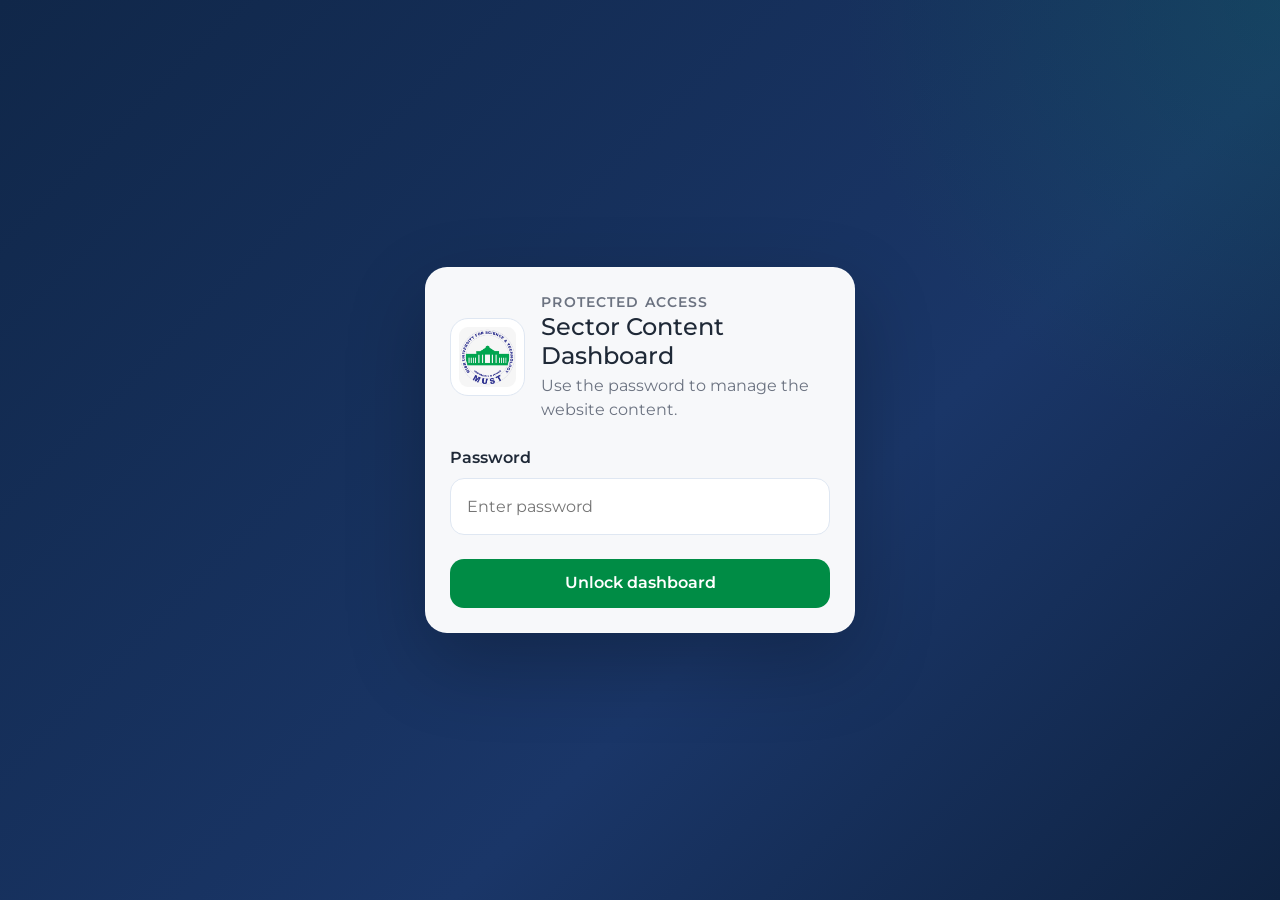
<file: admin-dashboard/admin-dashboard.html>
<!DOCTYPE html>
<html lang="en">
<head>
  <meta charset="UTF-8">
  <meta name="viewport" content="width=device-width, initial-scale=1.0">
  <title>Environmental and Community Service Sector Dashboard</title>
  <link rel="preconnect" href="https://fonts.googleapis.com">
  <link rel="preconnect" href="https://fonts.gstatic.com" crossorigin>
  <link href="https://fonts.googleapis.com/css2?family=Montserrat:wght@400;500;600;700;800&display=swap" rel="stylesheet">
  <link href="https://cdn.jsdelivr.net/npm/bootstrap@5.3.2/dist/css/bootstrap.min.css" rel="stylesheet">
  <link href="https://cdn.jsdelivr.net/npm/bootstrap-icons@1.11.1/font/bootstrap-icons.css" rel="stylesheet">
  <style>
    :root {
      --must-primary: #1A3668;
      --must-secondary: #008C45;
      --must-bg: #f3f6fb;
      --must-card: #ffffff;
      --must-border: #dfe7f2;
      --must-muted: #6b7280;
      --must-shadow: 0 18px 40px rgba(26,54,104,.08);
      --must-soft: #eef4fb;
    }
    * { box-sizing: border-box; }
    body { margin: 0; font-family: 'Montserrat', system-ui, sans-serif; background: linear-gradient(180deg, #f7faff 0%, #eef3fa 100%); color: #1f2937; }
    .auth-screen { position: fixed; inset: 0; display: flex; align-items: center; justify-content: center; padding: 1.5rem; background: radial-gradient(circle at top right, rgba(0,140,69,.16), transparent 28%), linear-gradient(135deg, #102749 0%, #1A3668 62%, #0f2342 100%); z-index: 1000; }
    .auth-screen.hidden { display: none; }
    .auth-card { width: min(100%, 430px); background: rgba(255,255,255,.97); border-radius: 22px; padding: 1.5rem; box-shadow: 0 30px 80px rgba(0,0,0,.24); border: 1px solid rgba(255,255,255,.25); }
    .auth-logo { width: 78px; height: 78px; object-fit: contain; background: #fff; border-radius: 18px; padding: 8px; border: 1px solid var(--must-border); }
    .auth-input { width: 100%; padding: .95rem 1rem; border-radius: 14px; border: 1px solid var(--must-border); outline: none; }
    .auth-input:focus { border-color: var(--must-primary); box-shadow: 0 0 0 4px rgba(26,54,104,.08); }
    .auth-error { display: none; color: #b42318; background: #fef3f2; border: 1px solid #fecdca; border-radius: 14px; padding: .8rem .9rem; font-size: .92rem; }
    .layout { display: none; min-height: 100vh; }
    .sidebar { position: fixed; inset: 0 auto 0 0; width: 282px; background: linear-gradient(180deg, #17305c 0%, #1A3668 58%, #102749 100%); color: #fff; padding: 1.25rem; box-shadow: var(--must-shadow); overflow-y: auto; }
    .brand { display: flex; gap: .9rem; align-items: center; padding-bottom: 1rem; margin-bottom: 1rem; border-bottom: 1px solid rgba(255,255,255,.12); }
    .brand img { width: 58px; height: 58px; object-fit: contain; background: #fff; border-radius: 16px; padding: 6px; }
    .brand h1 { font-size: 1rem; margin: 0; line-height: 1.25; }
    .brand p { margin: .2rem 0 0; font-size: .84rem; color: rgba(255,255,255,.74); }
    .nav-label { font-size: .72rem; text-transform: uppercase; letter-spacing: .08em; color: rgba(255,255,255,.55); margin: 1.15rem 0 .55rem; }
    .nav-item-custom { display: flex; align-items: center; gap: .75rem; padding: .8rem .9rem; border-radius: 14px; color: rgba(255,255,255,.88); text-decoration: none; margin-bottom: .35rem; }
    .nav-item-custom.active, .nav-item-custom:hover { background: rgba(255,255,255,.12); color: #fff; }
    .sidebar-note { margin-top: 1.2rem; background: rgba(255,255,255,.08); border-radius: 20px; padding: 1rem; border: 1px solid rgba(255,255,255,.09); }
    .main { margin-left: 282px; padding: 1.3rem; }
    .topbar { position: sticky; top: 1rem; z-index: 20; display: flex; justify-content: space-between; gap: 1rem; align-items: center; padding: 1rem 1.2rem; background: rgba(255,255,255,.92); border-radius: 22px; border: 1px solid var(--must-border); box-shadow: var(--must-shadow); backdrop-filter: blur(12px); margin-bottom: 1.2rem; }
    .panel { background: var(--must-card); border: 1px solid var(--must-border); border-radius: 18px; box-shadow: var(--must-shadow); padding: 1.2rem; height: 100%; }
    .hero-panel { background: linear-gradient(135deg, rgba(26,54,104,1) 0%, rgba(26,54,104,.93) 60%, rgba(0,140,69,.9) 100%); color: #fff; position: relative; overflow: hidden; }
    .hero-panel::after { content: ''; position: absolute; right: -72px; top: -92px; width: 260px; height: 260px; border-radius: 50%; background: rgba(255,255,255,.08); }
    .hero-panel p, .hero-panel .small-soft { color: rgba(255,255,255,.82); }
    .metric { border: 1px solid var(--must-border); border-radius: 16px; padding: 1rem; background: linear-gradient(180deg, #fff, #fbfdff); }
    .metric .icon { width: 50px; height: 50px; display: inline-flex; align-items: center; justify-content: center; border-radius: 16px; background: rgba(26,54,104,.08); color: var(--must-primary); font-size: 1.3rem; }
    .metric h3 { font-size: 1.9rem; margin: .75rem 0 .2rem; }
    .muted { color: var(--must-muted); }
    .status-pill { display: inline-flex; align-items: center; gap: .45rem; padding: .45rem .82rem; border-radius: 999px; font-weight: 600; font-size: .84rem; border: 1px solid transparent; }
    .status-pill.good { background: #e7f5ec; color: #0f7a3f; border-color: #cde9d7; }
    .status-pill.warn { background: #fff4df; color: #b7791f; border-color: #f3dfb5; }
    .section-title { font-size: 1.05rem; font-weight: 700; margin-bottom: .85rem; }
    .btn-must { background: var(--must-secondary); color: #fff; border: 0; border-radius: 14px; padding: .8rem 1rem; font-weight: 600; }
    .btn-must:hover { background: #05753c; color: #fff; }
    .btn-soft { background: var(--must-soft); color: var(--must-primary); border: 1px solid var(--must-border); border-radius: 14px; padding: .8rem 1rem; font-weight: 600; }
    .grid-two { display: grid; grid-template-columns: minmax(330px, 430px) minmax(0, 1fr); gap: 1.2rem; align-items: start; }
    .editor-card { border: 1px solid var(--must-border); border-radius: 18px; background: linear-gradient(180deg, #fff, #fbfdff); overflow: hidden; }
    .editor-header { padding: 1rem 1.1rem; border-bottom: 1px solid #eef3f8; }
    .editor-body { padding: 1.1rem; }
    .manager-form .form-control, .manager-form textarea { border-radius: 14px; border: 1px solid var(--must-border); padding: .8rem .95rem; }
    .manager-form .form-control:focus, .manager-form textarea:focus { border-color: var(--must-primary); box-shadow: 0 0 0 4px rgba(26,54,104,.08); }
    .stats-row { display: grid; grid-template-columns: repeat(3, minmax(0,1fr)); gap: .85rem; margin-bottom: 1rem; }
    .mini-stat { border: 1px solid var(--must-border); border-radius: 18px; padding: .95rem 1rem; background: #fff; }
    .mini-stat strong { display: block; color: var(--must-primary); font-size: 1.15rem; }
    .item-grid { display: grid; grid-template-columns: repeat(2, minmax(0, 1fr)); gap: 1rem; }
    .content-card { border: 1px solid var(--must-border); border-radius: 22px; padding: 1rem; background: linear-gradient(180deg, #fff, #fbfdff); height: 100%; }
    .content-card .summary { color: var(--must-muted); font-size: .93rem; line-height: 1.55; min-height: 66px; }
    .content-card .card-foot { display: flex; justify-content: space-between; align-items: center; gap: .6rem; border-top: 1px solid #eef3f8; padding-top: .85rem; margin-top: .9rem; }
    .date-box { width: 62px; min-width: 62px; border-radius: 18px; background: #edf3fb; color: var(--must-primary); text-align: center; padding: .55rem .25rem; font-weight: 700; }
    .empty-state { border: 1px dashed var(--must-border); border-radius: 18px; padding: 2rem 1rem; text-align: center; color: var(--must-muted); background: #fbfdff; grid-column: 1 / -1; }
    .sticky-box { position: sticky; top: 6.3rem; }
    .toolbar { display: flex; justify-content: space-between; align-items: center; gap: .8rem; flex-wrap: wrap; margin-bottom: .9rem; }
    .helper { background: #f8fbff; border: 1px dashed var(--must-border); color: var(--must-muted); border-radius: 18px; padding: .95rem 1rem; }
    @media (max-width: 1199.98px) { .grid-two { grid-template-columns: 1fr; } .sticky-box { position: static; } }
    @media (max-width: 991.98px) { .sidebar { position: static; width: 100%; border-radius: 0 0 24px 24px; } .main { margin-left: 0; } .topbar { position: static; } .stats-row, .item-grid { grid-template-columns: 1fr; } }
  </style>
</head>
<body>
  <div class="auth-screen" id="authScreen">
    <div class="auth-card">
      <div class="d-flex align-items-center gap-3 mb-4">
        <img src="assets/logo.jpg" alt="MUST logo" class="auth-logo">
        <div>
          <div class="text-uppercase small fw-semibold" style="letter-spacing:.08em;color:#6b7280;">Protected access</div>
          <h2 class="h4 mb-1">Sector Content Dashboard</h2>
          <p class="mb-0 muted">Use the password to manage the website content.</p>
        </div>
      </div>
      <form id="loginForm">
        <label for="passwordInput" class="form-label fw-semibold">Password</label>
        <input id="passwordInput" class="auth-input" type="password" placeholder="Enter password" autocomplete="current-password">
        <div id="authError" class="auth-error mt-3">Incorrect password. Try again.</div>
        <div class="d-grid mt-4"><button class="btn btn-must" type="submit">Unlock dashboard</button></div>
      </form>
    </div>
  </div>

  <div class="layout" id="dashboardLayout">
    <aside class="sidebar">
      <div class="brand">
        <img src="assets/logo.jpg" alt="MUST logo">
        <div>
          <h1>Misr University for Science and Technology</h1>
          <p>Environmental and Community Service Sector</p>
        </div>
      </div>
      <div class="nav-label">Main</div>
      <a class="nav-item-custom active" href="#overview"><i class="bi bi-grid-1x2-fill"></i> Overview</a>
      <a class="nav-item-custom" href="#newsManager"><i class="bi bi-newspaper"></i> News manager</a>
      <a class="nav-item-custom" href="#eventsManager"><i class="bi bi-calendar2-event-fill"></i> Events manager</a>
      <a class="nav-item-custom" href="/website/index.html" target="_blank"><i class="bi bi-box-arrow-up-right"></i> Open website</a>
      <div class="nav-label">Usage</div>
      <a class="nav-item-custom" href="#howTo"><i class="bi bi-info-circle-fill"></i> How it works</a>
      <div class="sidebar-note">
        <div class="d-flex justify-content-between align-items-center mb-2">
          <strong>Connected file</strong>
          <span class="status-pill warn" id="connectionBadge"><i class="bi bi-wifi-off"></i> Checking</span>
        </div>
        <div class="small text-white-50" id="fileLabel">website/index.html</div>
        <div class="small text-white-50 mt-2">All publish actions update the real website file inside this package so the dashboard stays aligned with the site design.</div>
      </div>
    </aside>

    <main class="main">
      <div class="topbar">
        <div>
          <div class="muted small">Environmental and Community Service Sector</div>
          <h2 class="h4 mb-0">Manage Sector News and Events</h2>
        </div>
        <div class="d-flex align-items-center gap-2 flex-wrap justify-content-end">
          <span class="status-pill warn" id="saveState"><i class="bi bi-hourglass-split"></i> Loading</span>
          <button class="btn btn-soft" id="refreshBtn"><i class="bi bi-arrow-clockwise me-1"></i> Reload</button>
          <button class="btn btn-soft" id="openWebsiteBtn"><i class="bi bi-box-arrow-up-right me-1"></i> View site</button>
          <button class="btn btn-must" id="publishBtn"><i class="bi bi-cloud-upload me-1"></i> Publish changes</button>
          <button class="btn btn-soft" id="logoutBtn"><i class="bi bi-box-arrow-right me-1"></i> Logout</button>
        </div>
      </div>

      <div class="row g-4" id="overview">
        <div class="col-12 col-xxl-8">
          <section class="panel hero-panel">
            <div class="row align-items-center g-4 position-relative">
              <div class="col-lg-8">
                <div class="small-soft">Website dashboard</div>
                <h3 class="display-6 fw-bold mt-2">Edit the website content in the same MUST visual style</h3>
                <p class="mt-3 mb-4">This version is connected to <strong>website/index.html</strong>. Manage the exact news and events blocks used on the sector website, then publish to update the live cards on the website package.</p>
                <div class="d-flex gap-2 flex-wrap">
                  <a href="#newsManager" class="btn btn-light text-primary fw-semibold px-4">Manage news</a>
                  <a href="#eventsManager" class="btn btn-outline-light fw-semibold px-4">Manage events</a>
                </div>
              </div>
              <div class="col-lg-4">
                <div class="panel border-0 h-100" style="background: rgba(255,255,255,.12); color:#fff;">
                  <div class="small text-white-50">Target file</div>
                  <div class="h5 mt-2 mb-1">website/index.html</div>
                  <div class="small text-white-50 mb-3">Dashboard updates only the managed News and Upcoming Events blocks.</div>
                  <div class="helper" style="background: rgba(255,255,255,.12); border-color: rgba(255,255,255,.14); color: rgba(255,255,255,.82);">Run <strong>python server.py</strong>, open this dashboard, then click publish after making changes.</div>
                </div>
              </div>
            </div>
          </section>
        </div>
        <div class="col-12 col-xxl-4">
          <section class="panel h-100" id="howTo">
            <div class="section-title">How it works</div>
            <div class="helper mb-3">1. Start the local server.<br>2. Open the dashboard.<br>3. Add or remove items.<br>4. Publish changes.<br>5. Refresh the website page to see the update.</div>
            <div class="helper">If the dashboard shows a connection error, make sure you opened it from <strong>http://127.0.0.1:8000</strong> and not by double-clicking the HTML file.</div>
          </section>
        </div>
        <div class="col-sm-6 col-xl-3"><section class="metric"><div class="icon"><i class="bi bi-newspaper"></i></div><h3 id="newsCount">0</h3><div class="fw-semibold">News items</div><div class="muted small">Shown on index.html</div></section></div>
        <div class="col-sm-6 col-xl-3"><section class="metric"><div class="icon"><i class="bi bi-calendar-week"></i></div><h3 id="eventsCount">0</h3><div class="fw-semibold">Upcoming events</div><div class="muted small">Shown on index.html</div></section></div>
        <div class="col-sm-6 col-xl-3"><section class="metric"><div class="icon"><i class="bi bi-check2-square"></i></div><h3 id="dirtyCount">0</h3><div class="fw-semibold">Unsaved changes</div><div class="muted small">Publish when ready</div></section></div>
        <div class="col-sm-6 col-xl-3"><section class="metric"><div class="icon"><i class="bi bi-file-earmark-text"></i></div><h3>1</h3><div class="fw-semibold">Managed file</div><div class="muted small">website/index.html</div></section></div>

        <div class="col-12" id="newsManager">
          <section class="panel">
            <div class="toolbar">
              <div>
                <div class="section-title mb-1">News Manager</div>
                <div class="muted small">Add or remove cards that appear in the Related News section of index.html.</div>
              </div>
              <span class="status-pill good"><i class="bi bi-link-45deg"></i> Styled for website news</span>
            </div>
            <div class="stats-row">
              <div class="mini-stat"><span class="muted small">Visible cards</span><strong id="newsMiniCount">0</strong><span class="muted small">news cards on the website</span></div>
              <div class="mini-stat"><span class="muted small">Card style</span><strong>Date badge</strong><span class="muted small">matches the current homepage design</span></div>
              <div class="mini-stat"><span class="muted small">Publish target</span><strong>index.html</strong><span class="muted small">saved directly by the local server</span></div>
            </div>
            <div class="grid-two">
              <div class="sticky-box">
                <div class="editor-card">
                  <div class="editor-header"><h3 class="h5 mb-1">Manage news item</h3><div class="muted small">Create a new card for the Related News section.</div></div>
                  <div class="editor-body">
                    <form id="newsForm" class="manager-form">
                      <div class="mb-3">
                          <label class="form-label fw-semibold">Badge text</label>
                          <input id="newsBadge" class="form-control" placeholder="Example: 9 March 2026" required>
                      </div>
                      <div class="mb-3">
                          <label class="form-label fw-semibold">News title</label>
                          <input id="newsTitle" class="form-control" placeholder="Enter the news title" required>
                      </div>
                      <div class="mb-3">
                          <label class="form-label fw-semibold">Image URL / Path</label>
                          <input id="newsImageUrl" class="form-control" placeholder="images/awards2.jpg">
                      </div>
                      <div class="row g-3">
                        <div class="col-md-6">
                            <label class="form-label fw-semibold">Link text</label>
                            <input id="newsLinkText" class="form-control" value="Read more">
                        </div>
                        <div class="col-md-6">
                            <label class="form-label fw-semibold">Link URL</label>
                            <input id="newsLinkUrl" class="form-control" value="#">
                        </div>
                      </div>
                      <div class="d-flex gap-2 flex-wrap mt-4">
                        <button class="btn btn-must flex-grow-1" type="submit">Manage news</button>
                        <button class="btn btn-soft" type="reset">Clear</button>
                      </div>
                    </form>
                  </div>
                </div>
              </div>
              <div>
                <div class="editor-card">
                  <div class="editor-header"><div class="toolbar mb-0"><div><h3 class="h5 mb-1">Current news cards</h3><div class="muted small">Remove any item you no longer want to show on the homepage.</div></div><button class="btn btn-soft btn-sm" id="reloadNewsBtn" type="button">Reload from file</button></div></div>
                  <div class="editor-body"><div id="newsList" class="item-grid"></div></div>
                </div>
              </div>
            </div>
          </section>
        </div>

        <div class="col-12" id="eventsManager">
          <section class="panel">
            <div class="toolbar">
              <div>
                <div class="section-title mb-1">Upcoming Events Manager</div>
                <div class="muted small">Manage the event cards shown in the Upcoming Events section of index.html.</div>
              </div>
              <span class="status-pill good"><i class="bi bi-calendar-check"></i> Styled for website events</span>
            </div>
            <div class="stats-row">
              <div class="mini-stat"><span class="muted small">Visible events</span><strong id="eventsMiniCount">0</strong><span class="muted small">event cards on the website</span></div>
              <div class="mini-stat"><span class="muted small">Layout style</span><strong>Date panel</strong><span class="muted small">same style as current event cards</span></div>
              <div class="mini-stat"><span class="muted small">Publishing</span><strong>Manual save</strong><span class="muted small">click Publish changes when finished</span></div>
            </div>
            <div class="grid-two">
              <div class="sticky-box">
                <div class="editor-card">
                  <div class="editor-header"><h3 class="h5 mb-1">Manage events</h3><div class="muted small">Create a new Upcoming Events card.</div></div>
                  <div class="editor-body">
                    <form id="eventForm" class="manager-form">
                      <div class="row g-3 mb-3">
                        <div class="col-md-4"><label class="form-label fw-semibold">Day</label><input id="eventDay" class="form-control" placeholder="15" required></div>
                        <div class="col-md-8"><label class="form-label fw-semibold">Month / year</label><input id="eventMonthYear" class="form-control" placeholder="Mar 2026" required></div>
                      </div>
                      <div class="mb-3"><label class="form-label fw-semibold">Event title</label><input id="eventTitle" class="form-control" placeholder="Enter the event title" required></div>
                      <div class="mb-3"><label class="form-label fw-semibold">Image URL / Path</label><input id="eventImageUrl" class="form-control" placeholder="images/photo.jpg"></div>
                      <div class="mb-3"><label class="form-label fw-semibold">Summary</label><textarea id="eventSummary" class="form-control" rows="5" placeholder="Short event description" required></textarea></div>
                      
                      <div class="row g-3 mb-3">
                        <div class="col-md-6">
                            <label class="form-label fw-semibold">Link text</label>
                            <input id="eventLinkText" class="form-control" value="Register Now">
                        </div>
                        <div class="col-md-6">
                            <label class="form-label fw-semibold">Link URL</label>
                            <input id="eventLinkUrl" class="form-control" value="#">
                        </div>
                      </div>

                      <div class="d-flex gap-2 flex-wrap mt-4">
                        <button class="btn btn-must flex-grow-1" type="submit">Manage events</button>
                        <button class="btn btn-soft" type="reset">Clear</button>
                      </div>
                    </form>
                  </div>
                </div>
              </div>
              <div>
                <div class="editor-card">
                  <div class="editor-header"><div class="toolbar mb-0"><div><h3 class="h5 mb-1">Current event cards</h3><div class="muted small">Remove any event you no longer want on the homepage.</div></div><button class="btn btn-soft btn-sm" id="reloadEventsBtn" type="button">Reload from file</button></div></div>
                  <div class="editor-body"><div id="eventsList" class="item-grid"></div></div>
                </div>
              </div>
            </div>
          </section>
        </div>
      </div>
    </main>
  </div>

  <script src="https://cdn.jsdelivr.net/npm/bootstrap@5.3.2/dist/js/bootstrap.bundle.min.js"></script>
  <script>
    const DASHBOARD_PASSWORD = "mustadmin2026";
    const AUTH_KEY = 'must_connected_dashboard_auth';
    const API_URL = '/api/content';

    const authScreen = document.getElementById('authScreen');
    const dashboardLayout = document.getElementById('dashboardLayout');
    const loginForm = document.getElementById('loginForm');
    const passwordInput = document.getElementById('passwordInput');
    const authError = document.getElementById('authError');
    const logoutBtn = document.getElementById('logoutBtn');
    const publishBtn = document.getElementById('publishBtn');
    const refreshBtn = document.getElementById('refreshBtn');
    const openWebsiteBtn = document.getElementById('openWebsiteBtn');
    const saveState = document.getElementById('saveState');
    const connectionBadge = document.getElementById('connectionBadge');
    const newsForm = document.getElementById('newsForm');
    const eventForm = document.getElementById('eventForm');
    const reloadNewsBtn = document.getElementById('reloadNewsBtn');
    const reloadEventsBtn = document.getElementById('reloadEventsBtn');

    const state = { news: [], events: [], dirty: 0, connected: false };

    function showDashboard() {
      authScreen.classList.add('hidden');
      dashboardLayout.style.display = 'block';
      authError.style.display = 'none';
      passwordInput.value = '';
      loadContent();
    }

    function showLogin() {
      authScreen.classList.remove('hidden');
      dashboardLayout.style.display = 'none';
    }

    function setSaveState(type, text) {
      saveState.className = 'status-pill ' + (type === 'good' ? 'good' : 'warn');
      saveState.innerHTML = `<i class="bi ${type === 'good' ? 'bi-check-circle-fill' : 'bi-hourglass-split'}"></i> ${text}`;
    }

    function setConnection(ok) {
      state.connected = ok;
      connectionBadge.className = 'status-pill ' + (ok ? 'good' : 'warn');
      connectionBadge.innerHTML = ok ? '<i class="bi bi-wifi"></i> Connected' : '<i class="bi bi-wifi-off"></i> Offline';
    }

    function markDirty() {
      state.dirty += 1;
      document.getElementById('dirtyCount').textContent = state.dirty;
      setSaveState('warn', 'Unsaved changes');
    }

    function resetDirty() {
      state.dirty = 0;
      document.getElementById('dirtyCount').textContent = '0';
      setSaveState('good', 'Saved to index.html');
    }

    function escapeHtml(value) {
      return String(value || '')
        .replace(/&/g, '&amp;')
        .replace(/</g, '&lt;')
        .replace(/>/g, '&gt;')
        .replace(/"/g, '&quot;')
        .replace(/'/g, '&#39;');
    }

    function renderNews() {
      document.getElementById('newsCount').textContent = state.news.length;
      document.getElementById('newsMiniCount').textContent = state.news.length;
      const list = document.getElementById('newsList');
      if (!state.news.length) {
        list.innerHTML = '<div class="empty-state"><i class="bi bi-newspaper fs-3 d-block mb-2"></i>No news items yet.</div>';
        return;
      }
      list.innerHTML = state.news.map(item => `
        <article class="content-card">
          <div class="d-flex gap-2 flex-wrap mb-2"><span class="status-pill good">${escapeHtml(item.badge)}</span></div>
          <h4 class="h6 mb-2">${escapeHtml(item.title)}</h4>
          <div class="small muted mt-2">${escapeHtml(item.linkText || 'Read more')} → ${escapeHtml(item.linkUrl || '#')}</div>
          <div class="card-foot"><span class="muted small">Homepage news card</span><button class="btn btn-outline-danger btn-sm rounded-pill px-3" type="button" onclick="deleteNewsItem(${item.id})">Remove</button></div>
        </article>
      `).join('');
    }

    function renderEvents() {
      document.getElementById('eventsCount').textContent = state.events.length;
      document.getElementById('eventsMiniCount').textContent = state.events.length;
      const list = document.getElementById('eventsList');
      if (!state.events.length) {
        list.innerHTML = '<div class="empty-state"><i class="bi bi-calendar2-event fs-3 d-block mb-2"></i>No upcoming events yet.</div>';
        return;
      }
      list.innerHTML = state.events.map(item => `
        <article class="content-card">
          <div class="d-flex gap-3 align-items-start">
            <div class="date-box"><div>${escapeHtml(item.day)}</div><small>${escapeHtml(item.monthYear)}</small></div>
            <div>
              <h4 class="h6 mb-2">${escapeHtml(item.title)}</h4>
              <div class="summary" style="min-height: 84px;">${escapeHtml(item.summary)}</div>
            </div>
          </div>
          <div class="card-foot"><span class="muted small">Homepage event card</span><button class="btn btn-outline-danger btn-sm rounded-pill px-3" type="button" onclick="deleteEventItem(${item.id})">Remove</button></div>
        </article>
      `).join('');
    }

    function renderAll() { renderNews(); renderEvents(); }

    async function loadContent() {
      setSaveState('warn', 'Loading');
      try {
        const response = await fetch(API_URL, { cache: 'no-store' });
        const data = await response.json();
        if (!response.ok || !data.ok) throw new Error(data.error || 'Could not load content');
        state.news = Array.isArray(data.news) ? data.news : [];
        state.events = Array.isArray(data.events) ? data.events : [];
        renderAll();
        setConnection(true);
        resetDirty();
      } catch (error) {
        console.error(error);
        setConnection(false);
        setSaveState('warn', 'Server not connected');
      }
    }

    async function publishChanges() {
      if (!state.connected) {
        alert('The dashboard is not connected. Start server.py and open this page from http://127.0.0.1:8000');
        return;
      }
      setSaveState('warn', 'Publishing');
      try {
        const response = await fetch(API_URL, {
          method: 'POST',
          headers: { 'Content-Type': 'application/json' },
          body: JSON.stringify({ news: state.news, events: state.events })
        });
        const data = await response.json();
        if (!response.ok || !data.ok) throw new Error(data.error || 'Publish failed');
        resetDirty();
        alert('website/index.html was updated successfully. Refresh the website tab to see the changes.');
      } catch (error) {
        console.error(error);
        setSaveState('warn', 'Publish failed');
        alert('Could not publish changes. Make sure server.py is running.');
      }
    }

    window.deleteNewsItem = function (id) {
      state.news = state.news.filter(item => item.id !== id);
      renderNews();
      markDirty();
    };

    window.deleteEventItem = function (id) {
      state.events = state.events.filter(item => item.id !== id);
      renderEvents();
      markDirty();
    };

    newsForm.addEventListener('submit', function (event) {
      event.preventDefault();
      const item = {
        id: Date.now(),
        badge: document.getElementById('newsBadge').value.trim(),
        title: document.getElementById('newsTitle').value.trim(),
        linkText: document.getElementById('newsLinkText').value.trim() || 'Read more',
        linkUrl: document.getElementById('newsLinkUrl').value.trim() || '#',
        imageUrl: document.getElementById('newsImageUrl').value.trim() 
      };
      
      // Removed the summary check here too
      if (!item.badge || !item.title) return;
      
      state.news.unshift(item);
      newsForm.reset();
      document.getElementById('newsLinkText').value = 'Read more';
      document.getElementById('newsLinkUrl').value = '#';
      renderNews();
      markDirty();
    });

    eventForm.addEventListener('submit', function (event) {
      event.preventDefault();
      const item = {
        id: Date.now(),
        day: document.getElementById('eventDay').value.trim(),
        monthYear: document.getElementById('eventMonthYear').value.trim(),
        title: document.getElementById('eventTitle').value.trim(),
        summary: document.getElementById('eventSummary').value.trim(),
        imageUrl: document.getElementById('eventImageUrl').value.trim(),
        linkText: document.getElementById('eventLinkText').value.trim() || 'Register Now',
        linkUrl: document.getElementById('eventLinkUrl').value.trim() || '#'
      };
      
      if (!item.day || !item.monthYear || !item.title || !item.summary) return;
      
      state.events.unshift(item);
      eventForm.reset();
      
      document.getElementById('eventLinkText').value = 'Register Now';
      document.getElementById('eventLinkUrl').value = '#';
      
      renderEvents();
      markDirty();
    });

    publishBtn.addEventListener('click', publishChanges);
    refreshBtn.addEventListener('click', loadContent);
    reloadNewsBtn.addEventListener('click', loadContent);
    reloadEventsBtn.addEventListener('click', loadContent);
    openWebsiteBtn.addEventListener('click', function () { window.open('/website/index.html', '_blank'); });

    loginForm.addEventListener('submit', function (event) {
      event.preventDefault();
      if (passwordInput.value === DASHBOARD_PASSWORD) {
        localStorage.setItem(AUTH_KEY, 'true');
        showDashboard();
      } else {
        authError.style.display = 'block';
        passwordInput.select();
      }
    });

    logoutBtn.addEventListener('click', function () {
      localStorage.removeItem(AUTH_KEY);
      showLogin();
    });

    if (localStorage.getItem(AUTH_KEY) === 'true') { showDashboard(); } else { showLogin(); }
  </script>
</body>
</html>
</file>
